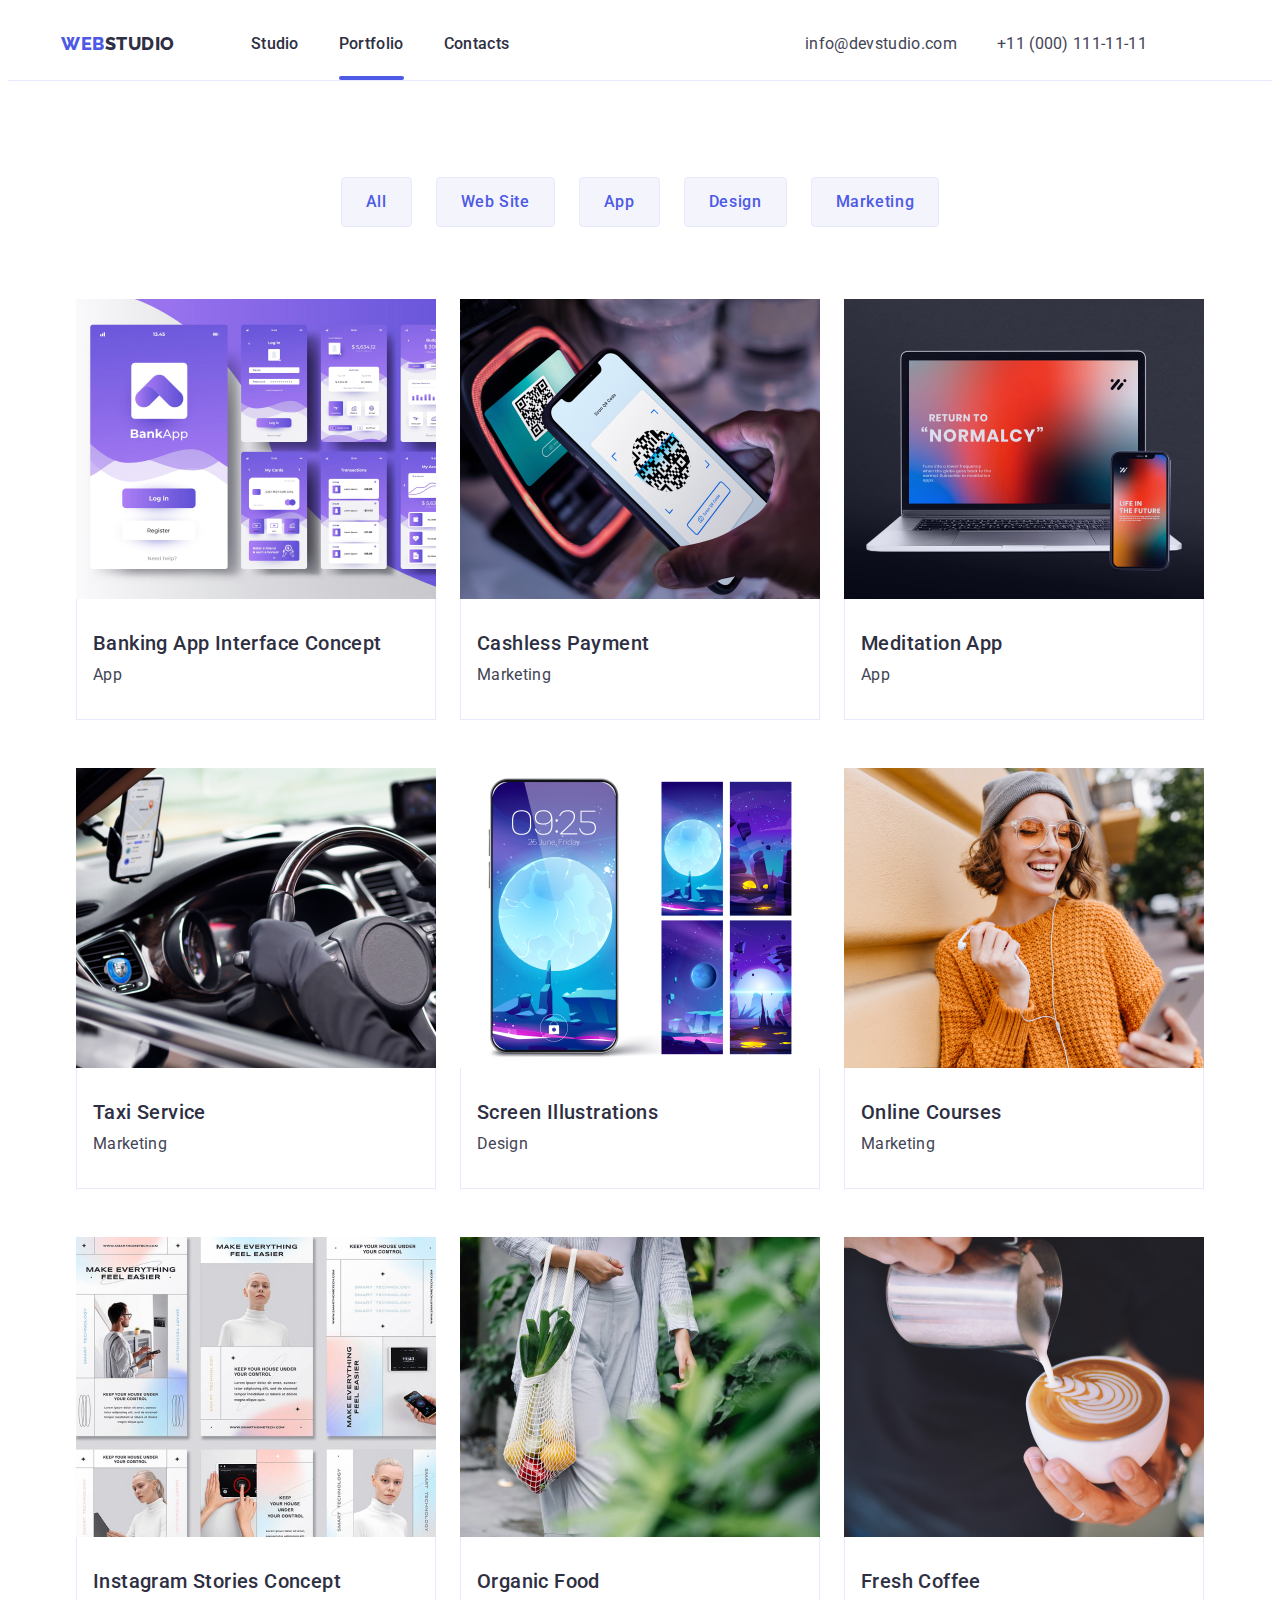
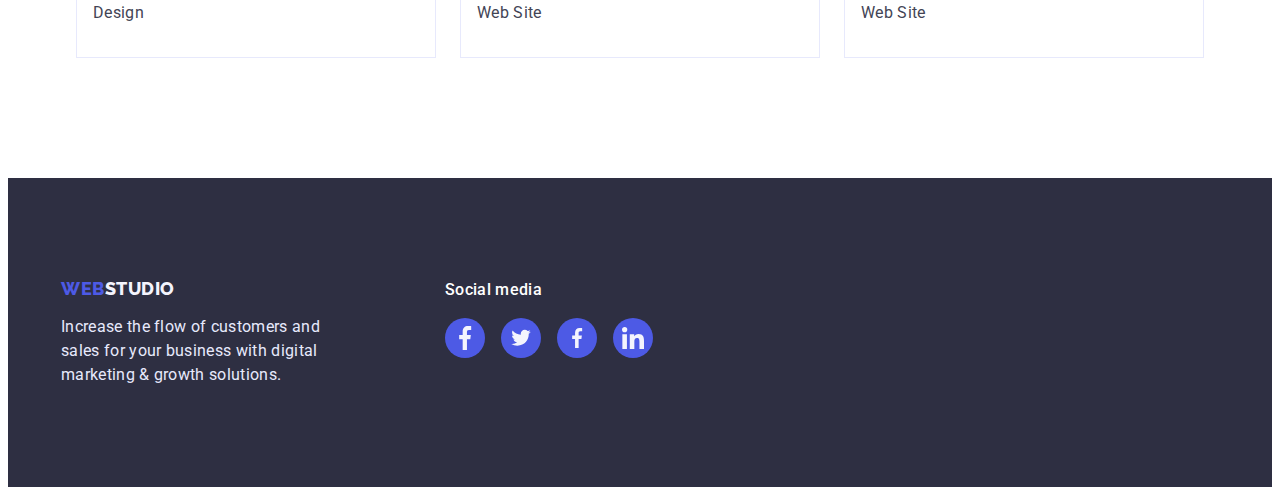
<file: portfolio.html>
<!DOCTYPE html>
<html lang="en">
  <head>
    <meta charset="UTF-8" />
    <meta http-equiv="X-UA-Compatible" content="IE=edge" />
    <meta name="viewport" content="width=device-width, initial-scale=1.0" />
    <title>Portfolio</title>
    <link rel="preconnect" href="https://fonts.googleapis.com" />
    <link rel="preconnect" href="https://fonts.gstatic.com" crossorigin />
    <link
      href="https://fonts.googleapis.com/css2?family=Architects+Daughter&family=Montserrat:wght@500;700&family=Raleway:wght@800&family=Roboto:wght@400;500;700;900&display=swap"
      rel="stylesheet"
    />
    <link
      rel="stylesheet"
      href="https://cdnjs.cloudflare.com/ajax/libs/modern-normalize/1.1.0/modern-normalize.min.css"
      integrity="sha512-wpPYUAdjBVSE4KJnH1VR1HeZfpl1ub8YT/NKx4PuQ5NmX2tKuGu6U/JRp5y+Y8XG2tV+wKQpNHVUX03MfMFn9Q=="
      crossorigin="anonymous"
      referrerpolicy="no-referrer"
    />
    <link rel="stylesheet" href="./css/styles.css" />
  </head>
  <body>
    <!-- Шапка сторінки -->
    <header class="header">
      <div class="container header-container">
        <nav class="header-nav">
          <a class="link accent" href="./index.html">Web<span class="link logo">Studio</span></a>
          <ul class="header-list list">
            <li class="header-list link">
              <a class="header-link link" href="./index.html">Studio</a>
            </li>
            <li class="header-list link">
              <a class="header-link accent-header-class link" href="./portfolio.html">Portfolio</a>
            </li>
            <li class="header-list link">
              <a class="header-link link" href="">Contacts</a>
            </li>
          </ul>
        </nav>
    
        <address class="address">
          <ul class="address-list list">
            <li class="address-item"><a class="address-link link" href="mailto:info@devstudio.com">info@devstudio.com</a>
            </li>
            <li class="address-item"><a class="address-link link" href="tel:+110001111111">+11 (000) 111-11-11</a></li>
          </ul>
        </address>
      </div>
    </header>

    <!--Main content  -->
    <main>
      <!-- sections -->
      <section class="portfolio">
        <div class="container">
        <h1 class="hidden-title">Portfolio</h1>
        <ul class="link list container-portfolio">
          <li><button type="button" class="button">All</button></li>
          <li><button type="button" class="button">Web Site</button></li>
          <li><button type="button" class="button">App</button></li>
          <li><button type="button" class="button">Design</button></li>
          <li><button type="button" class="button">Marketing</button></li>
        </ul>

        <ul class="offers list">
          <li class="offers-item link">
            <a class="link offers-tab" href="">
            <div class="overlay-img">
              <img
                src="./images/banking_app.jpg"
                alt="banking app"
                width="360"
              />
              <div class="overlay">
                <p class="overlay-text">
                  14 Stylish and User-Friendly App Design Concepts · Task Manager App · Calorie Tracker App · Exotic Fruit Ecommerce App ·
                  Cloud Storage App
                </p>
                </div>
            </div>
              <div class="portfolio-div">
              <h2 class="offers-title">Banking App Interface Concept</h2>
              <p class="offers-link">App</p>
              </div>
            </a>
          </li>
          <li class="offers-item link">
            <a class="link offers-tab" href="">
              <div class="overlay-img">
              <img
                src="./images/cashless.jpg"
                alt="Cashless Payment"
                width="360"
              />
              <div class="overlay">
                <p class="overlay-text">
                  14 Stylish and User-Friendly App Design Concepts · Task Manager App · Calorie Tracker App · Exotic Fruit Ecommerce App
                  ·
                  Cloud Storage App
                </p>
              </div>
              </div>
              <div class="portfolio-div">
              <h2 class="offers-title">Cashless Payment</h2>
              <p class="offers-link">Marketing</p>
              </div>
            </a>
          </li>
          <li class="offers-item link">
            <a class="link offers-tab" href="">
              <div class="overlay-img">
              <img
                src="./images/meditation_app.jpg"
                alt="Meditaion App"
                width="360"
              />
              <div class="overlay">
                <p class="overlay-text">
                  14 Stylish and User-Friendly App Design Concepts · Task Manager App · Calorie Tracker App · Exotic Fruit Ecommerce
                  App
                  ·
                  Cloud Storage App
                </p>
              </div>
              </div>
              <div class="portfolio-div">
              <h2 class="offers-title">Meditation App</h2>
              <p class="offers-link">App</p>
              </div>
              </a>
          </li>
          <li class="offers-item link">
            <a class="link offers-tab" href="">
              <div class="overlay-img">
                <img src="./images/taxi.jpg" alt="Taxi Service" width="360" />
              <div class="overlay">
                <p class="overlay-text">
                  14 Stylish and User-Friendly App Design Concepts · Task Manager App · Calorie Tracker App · Exotic Fruit Ecommerce
                  App
                  ·
                  Cloud Storage App
                </p>
              </div>
              </div>
              <div class="portfolio-div">
              <h2 class="offers-title">Taxi Service</h2>
              <p class="offers-link">Marketing</p>
              </div>
            </a>
          </li>
          <li class="offers-item link">
            <a class="link offers-tab" href="">
              <div class="overlay-img">
              <img
                src="./images/screen.jpg"
                alt="Screen Illustrations"
                width="360"
              />
              <div class="overlay">
                <p class="overlay-text">
                  14 Stylish and User-Friendly App Design Concepts · Task Manager App · Calorie Tracker App · Exotic Fruit Ecommerce
                  App
                  ·
                  Cloud Storage App
                </p>
              </div>
              </div>
              <div class="portfolio-div">
              <h2 class="offers-title">Screen Illustrations</h2>
              <p class="offers-link">Design</p>
              </div>
            </a>
          </li>
          <li class="offers-item link">
            <a class="link offers-tab" href="">
              <div class="overlay-img">
              <img src="./images/online.jpg" alt="Online Courses" width="360" />
              <div class="overlay">
                <p class="overlay-text">
                  14 Stylish and User-Friendly App Design Concepts · Task Manager App · Calorie Tracker App · Exotic Fruit Ecommerce
                  App
                  ·
                  Cloud Storage App
                </p>
              </div>
            </div>
              <div class="portfolio-div">
              <h2 class="offers-title">Online Courses</h2>
              <p class="offers-link">Marketing</p>
              </div>
            </a>
          </li>
          <li class="products-item link">
            <a class="link offers-tab" href="">
              <div class="overlay-img">
              <img
                src="./images/instagram.jpg"
                alt="Instagram Stories Concept"
                width="360"
              />
              <div class="overlay">
                <p class="overlay-text">
                  14 Stylish and User-Friendly App Design Concepts · Task Manager App · Calorie Tracker App · Exotic Fruit Ecommerce
                  App
                  ·
                  Cloud Storage App
                </p>
              </div>
              </div>
              <div class="portfolio-div">
              <h2 class="offers-title">Instagram Stories Concept</h2>
              <p class="offers-link">Design</p>
              </div>
              </a>
          </li>
          <li class="products-item link">
            <a class="link offers-tab" href="">
                <div class="overlay-img">
              <img src="./images/organic.jpg" alt="Organic Food" width="360" />
              <div class="overlay">
                <p class="overlay-text">
                  14 Stylish and User-Friendly App Design Concepts · Task Manager App · Calorie Tracker App · Exotic Fruit Ecommerce
                  App
                  ·
                  Cloud Storage App
                </p>
              </div>
            </div>
              <div class="portfolio-div">
              <h2 class="offers-title">Organic Food</h2>
              <p class="offers-link">Web Site</p>
              </div>
            </a>
          </li>
          <li class="products-item link">
            <a class="link offers-tab" href="">
              <div class="overlay-img">
              <img src="./images/fresh.jpg" alt="Fresh Coffee" width="360" />
              <div class="overlay">
                <p class="overlay-text">
                  14 Stylish and User-Friendly App Design Concepts · Task Manager App · Calorie Tracker App · Exotic Fruit Ecommerce
                  App
                  ·
                  Cloud Storage App
                </p>
              </div>
            </div>
              <div class="portfolio-div">
              <h2 class="offers-title">Fresh Coffee</h2>
              <p class="offers-link">Web Site</p>
              </div>
            </a>
          </li>
        </ul>
        </div>
      </section>
    </main>

    <!-- Footer -->

  <footer class="footer">
    <div class="container container-footer-icon">
      <div class="footer-container">
        <a href="./index.html" class="footer-logo link">Web<span class="web-logo link">Studio</span></a>
        <p class="footer-text">
          Increase the flow of customers and sales for your business with
          digital marketing & growth solutions.
        </p>
      </div>
      <div class="footer-container container-footer-new">
        <h3 class="footer-media-title">Social media</h3>
        <ul class="footer-list-icon list">
          <li class="footer-item-icon item">
            <a class="footer-link-icon link" href="#">
              <svg class="footer-svg" width="24px" height="24px">
                <use href="./images/icons/symbol-defs11.svg#icon-facebook"></use>
              </svg>
            </a>
          </li>
          <li class="footer-item-icon item">
            <a class="footer-link-icon link" href="#">
              <svg class="footer-svg" width="24px" height="19.5px">
                <use href="./images/icons/symbol-defs11.svg#icon-twitter"></use>
              </svg>
            </a>
          </li>
          <li class="footer-item-icon item">
            <a class="footer-link-icon link" href="#">
              <svg class="footer-svg" width="20px" height="24px">
                <use href="./images/icons/symbol-defs11.svg#icon-facebook"></use>
              </svg>
            </a>
          </li>
          <li class="footer-item-icon item">
            <a class="footer-link-icon link" href="#">
              <svg class="foo-svg" width="24px" height="22px">
                <use href="./images/icons/symbol-defs11.svg#icon-linkedin""></use>
                  </svg> 
              </a>
            </li>
          </ul>
          </div>
        </div>
      </footer>
    </div>
  </body>
</html>
</file>
<file: css/styles.css>
/* 
html{
    box-sizing: border-box;
}
/*  */
*/ p,
h1,
h2,
h3,
h4,
h6 {
  margin: 0;
}
ul {
  padding-left: 0;
  margin: 0;
}
:root {
  --primary-text-color: #2e2f42;
  --title-text-color: #434455;
  --accent-color: #4d5ae5;
  --accent-color-hero: #ffffff;
  --footer-text-color: #e7e9fc;
  --footer-logo-text: #f4f4fd;
  --button-color-hover: #404bbf;
  --transition-dur-time: 250ms cubic-bezier(0.4, 0, 0.2, 1);
}
body {
  font-family: "Roboto", sans-serif;
  background: #ffffff;
  font-style: normal;
  font-weight: 400;
  color: var(--title-text-color);
}

.container {
  width: 1158px;
  padding-left: 15px;
  padding-right: 15px;
  margin: 0 auto;
}

.header-container {
  display: flex;
  align-items: center;
}

img {
  display: block;
  height: auto;
}

.header {
  border-bottom: 1px solid #e7e9fc;
  padding-top: 24px;
    padding-bottom: 24px;
  
}
.header-nav {
  display: flex;
  align-items: center;
  margin-right: auto;
}

.header-list {
  display: flex;
  align-items: center;
  gap: 40px;
}

.accent {
  font-family: "Raleway", sans-serif;
  color: var(--accent-color);
  font-weight: 800;
  font-size: 18px;
  line-height: 1.17;
  letter-spacing: 0.03em;
  text-transform: uppercase;
  margin-right: 76px;
}

.list {
  list-style: none;
}

.logo {
  font-family: "Raleway", sans-serif;
  font-weight: 800;
  font-size: 18px;
  line-height: 1.17;
  letter-spacing: 0.03em;
  text-transform: uppercase;
  color: var(--primary-text-color);
}


/* header A */
.header-link {
  color: var(--primary-text-color);
  font-size: 16px;
  line-height: 1.5;
  letter-spacing: 0.02em;
  text-decoration: none;
  font-weight: 500;
  position: relative;
  transition: color var(--transition-dur-time);
  display: block;
  
}
.header-link:hover,
.header-link:active,
.header-link:focus {
  color: #404bbf;
  
}

.accent-header-class::after{
  content: '';
  position: absolute;
  width: 100%;
  height: 4px;
  background: #4D5AE5;
  border-radius: 2px;
  left: 0px;
  top: 44px;
  transition: color var(--transition-dur-time);
  color: var(--button-color-hover);
  
}
.accent-header-class:visited{
  color: var(--button-color-hover);
}


.address {
  font-style: normal;
}
.address-list {
  display: flex;
  justify-content: space-between;
  gap: 40px;
  padding-right: 72px;
}

.address-item {
}

/* address A */
.address-link {
  color: var(--title-text-color);
  font-size: 16px;
  line-height: 1.5;
  letter-spacing: 0.02em;
  padding-top: 24px;
  padding-bottom: 24px;
  transition: color var(--transition-dur-time);
}

.address-link:hover,
.address-link:active,
.address-link:focus {
  color: #404bbf;
}

/* sections */

.hero {
  padding-top:188px;
  padding-bottom: 188px;
  max-width: 1440px;
  margin-left: auto;
  margin-right: auto;
  background-color: var(--primary-text-color);
  background-image:linear-gradient(rgba(46, 47, 66, 0.7), rgba(46, 47, 66, 0.7)), url(../images/people-office.jpg);
  background-size: cover;
  background-position: center;
  background-repeat: no-repeat;
  
}

.hero-title {
  color: var(--accent-color-hero);
  font-weight: 700;
  font-size: 56px;
  line-height: 1.07;
  text-align: center;
  letter-spacing: 0.02em;
  margin: 0 auto;
  width: 500px;
  

}
button {
  cursor: pointer;
  display: block;
  margin: 0 auto;
}

.hero-button {
  color: var(--accent-color-hero);
  background-color: var(--accent-color);
  box-shadow: 0px 4px 4px rgba(0, 0, 0, 0.15);
  border-radius: 4px;
  cursor: pointer;
  font-family: "Roboto", sans-serif;
  font-weight: 500;
  font-size: 16px;
  line-height: 1.5;
  letter-spacing: 0.04em;
  min-width: 105px;
  min-height: 24px;
  margin-top: 48px;
  border: none;
  padding: 16px 32px 16px 32px;
  transition: background-color var(--transition-dur-time)
}
.hero-button:active,
.hero-button:hover,
.hero-button:focus {
  background-color: var(--button-color-hover);
}

/* Section */

.none {
  font-size: 0;
}
.container-list {
  display: flex;
  gap: 24px;
}
.list-section {
  padding-top: 120px;
}
.title-section {
  color: var(--primary-text-color);
  font-weight: 500;
  font-size: 20px;
  line-height: 1.2;
  letter-spacing: 0.02em;
  margin-bottom: 8px;
  height: auto;
  margin-top:8px ;
 
}


/* Section */

.section-list {
  font-size: 16px;
  line-height: 1.5;
  letter-spacing: 0.02em;
  color: var(--title-text-color);
  margin: 0 auto;
  width: 264px;
  
}
/* icon 1 section */
.list-item-icon::before{
  display: block;
  content: "";
  height: 120px;
  background-repeat: no-repeat;
  background-position: center;
  background-color: #F4F4FD;
  border-radius: 4px;
  
}

.list-item-icon:nth-child(1)::before{
  background-image: url(../images/icons/antenna.svg);
}
.list-item-icon:nth-child(2)::before {
  background-image: url(../images/icons/clock.svg);
}
.list-item-icon:nth-child(3)::before {
  background-image: url(../images/icons/diagram.svg);
}
.list-item-icon:nth-child(4)::before {
  background-image: url(../images/icons/astronaut.svg);
}
/* work */

.work-section {
  padding-top: 120px;
  padding-bottom: 120px;
 
}
.work-title {
  color: var(--primary-text-color);
  font-weight: 700;
  font-size: 36px;
  line-height: 1.11;
  text-align: center;
  letter-spacing: 0.02em;
  text-transform: capitalize;
  margin: 0 auto;
  margin-bottom: 72px;
}

.about-list {
  list-style: none;
  display: flex;
  gap: 24px;

}

.about-item {
  box-sizing: border-box;
  max-width: 360px;
  max-height: 300px;
  background: linear-gradient(
      0deg,
      rgba(77, 90, 229, 0.1),
      rgba(77, 90, 229, 0.1)
    ),
    url(2368);
  background-blend-mode: soft-light, normal;
  border: 1px solid #e7e9fc;
  display: block;
  height: auto;
}

/* our team */

.team-section {
  background: #f4f4fd;
  padding-top: 120px;
  height: auto;
  padding-bottom: 120px;
  
  
}
.team-text-flex{
  background: #FFFFFF;
  padding: 32px 15px 32px 15px;
  border-radius: 0px 0px 4px 4px;
  box-shadow: 0px 1px 6px rgba(46, 47, 66, 0.08), 0px 1px 1px rgba(46, 47, 66, 0.16), 0px 2px 1px rgba(46, 47, 66, 0.08);
}

.team-title {
  font-weight: 700;
  font-size: 36px;
  line-height: 1.11;
  text-align: center;
  letter-spacing: 0.02em;
  text-transform: capitalize;
  color: var(--primary-text-color);
  margin: 0 auto;
  margin-bottom: 72px;
}

.team-list {
  display: flex;
  gap: 24px;
  justify-content: center;
}

.team-item {
  list-style: none;
}

.name-title {
  font-weight: 500;
  font-size: 20px;
  line-height: 1.2;
  text-align: center;
  letter-spacing: 0.02em;
  color: var(--primary-text-color);
  margin-top: 0;
  margin-bottom: 8px;
}

.team-text {
  font-size: 16px;
  line-height: 1.5;
  text-align: center;
  letter-spacing: 0.02em;
  color: var(--title-text-color);
  margin-top: 0;
  margin-bottom: 8px;
}

.foto-list {
  display: block;
  box-shadow: 0px 1px 6px rgba(46, 47, 66, 0.08), 0px 1px 1px rgba(46, 47, 66, 0.16), 0px 2px 1px rgba(46, 47, 66, 0.08);
}

.team-list-icon{
  display: flex;
  gap: 24px;
  justify-content: center;
}

.team-link-icon{
  width: 40px;
  height: 40px;
  border-radius: 50%;
  background-color: #4D5AE5;
  align-items: center;
  justify-content: center;
  display: flex;
  transition: background-color var(--transition-dur-time);
}
.teams-svg{
  fill: #F4F4FD;
}

.team-link-icon:hover,
.team-link-icon:active{
  background-color: #404BBF;
}



/* Customers */

.customers {
  padding-top: 120px;
  padding-bottom: 120px;
}

.client-list {
  display: flex;
  justify-content: center;
  gap: 24px;
  align-items: center;
  

}

.client-title {
  font-weight: 700;
  font-size: 36px;
  line-height: 1.11;
  text-align: center;
  letter-spacing: 0.02em;
  text-transform: capitalize;
  color: var(--primary-text-color);
  margin: 0 0 72px 0;
  
}
.client-link{
   width: 168px;
    height: 88px;
    display: flex;
    justify-content: center;
    align-items: center;
    border-radius: 4px;
    border: 1px solid #8E8F99;
    color: #8E8F99;
    transition: border-color var(--transition-dur-time), color var(--transition-dur-time);
    
}
 .clients-svg {
  fill: currentColor;
}
.client-link:hover,
.client-link:focus {
  border-color: #404BBF;
  color: #404BBF;
}





/* Footer */

.footer {
  background: #2e2f42;
  padding-bottom: 100px;
  padding-top: 100px;
  margin: 0 auto;
  display: flex;
}

.footer-logo {
  font-family: "Raleway", sans-serif;
  font-style: normal;
  font-weight: 800;
  font-size: 18px;
  line-height: 1.17;
  display: flex;
  align-items: center;
  letter-spacing: 0.03em;
  text-transform: uppercase;
  color: var(--accent-color);
}
.web-logo {
  color: var(--footer-logo-text);
  font-family: "Raleway", sans-serif;
  font-weight: 800;
  font-size: 18px;
  line-height: 1.17;
  text-transform: uppercase;
}
.footer-text {
  color: var(--footer-text-color);
  font-size: 16px;
  line-height: 1.5;
  letter-spacing: 0.02em;
  width: 264px;
  margin-bottom: 0; 
}
.footer-container{
}
.container-footer-new{
  margin-left: 120px;
}

.container-footer-icon{ 
  display: flex;
}
.footer-media-title{
  font-weight: 500;
  font-size: 16px;
  line-height: 1.5;
  letter-spacing: 0.02em;
  color: #FFFFFF;
  margin: 0;
}
.footer-list-icon{
  display: flex;
  justify-content: center;
  gap: 16px;
  border: none;
  margin-top: 16px;
 
  
}
.footer-link-icon{
  width: 40px;
  height: 40px;
  border-radius: 50%;
  background-color:var(--accent-color);
  display: flex;
  justify-content: center;
  align-items: center;
  transition: background-color var(--transition-dur-time);
  
}

.footer-link-icon:hover,
.footer-link-icon:focus{
  background-color: #31D0AA;
}


/* Portfolio LIST */
.container-portfolio {
  display: flex;
  gap: 24px;
  justify-content: center;
  margin-bottom: 72px;
}
.portfolio{
  padding-top: 96px;
}
.hidden-title{
  position: absolute;
    width: 1px;
    height: 1px;
    margin: -1px;
    border: 0;
    padding: 0;
    white-space: nowrap;
    clip-path: inset(100%);
    clip: rect(0 0 0 0);
    overflow: hidden;
}
.button {
  padding: 12px 24px 12px 24px;
  background: #f4f4fd;
  border: 1px solid #e7e9fc;
  border-radius: 4px;
  color: var(--accent-color);
  font-family: "Roboto", sans-serif;
  font-weight: 500;
  font-size: 16px;
  line-height: 1.5;
  letter-spacing: 0.04em;
  color: var(--accent-color);
  cursor: pointer;
  transition: background-color var(--transition-dur-time), color var(--transition-dur-time) , border-color var(--transition-dur-time);

}

.button:hover {
  color: var(--accent-color-hero);
  box-shadow: 0px 3px 1px rgba(0, 0, 0, 0.1), 0px 2px 1px rgba(0, 0, 0, 0.08),
    0px 2px 2px rgba(0, 0, 0, 0.12);
  border-color: #404bbf;
  background-color:#404bbf;
}
.button:focus {
  color: var(--accent-color-hero);
  border-color: #404bbf;
  box-shadow: 0px 3px 1px rgba(0, 0, 0, 0.1), 0px 2px 1px rgba(0, 0, 0, 0.08),
    0px 2px 2px rgba(0, 0, 0, 0.12);
  background-color:#404bbf;
  border-color: #404bbf;
}
.button:active {
  color: var(--accent-color-hero);
 border-color: #404bbf;
  box-shadow: 0px 3px 1px rgba(0, 0, 0, 0.1), 0px 2px 1px rgba(0, 0, 0, 0.08),
    0px 2px 2px rgba(0, 0, 0, 0.12);
  background:#404bbf;
}
/* Offers */

.portfolio-div{
  background: #ffffff;
  border:  1px solid #e7e9fc;
  border-top: 0;
  padding: 32px 16px;

  
}
.offers {
  list-style: none;
  display: flex;
  flex-wrap: wrap;
  gap: 48px 24px;
  justify-content: center;
  
}

.offers-item:hover,
.offers-item:active{
    box-shadow: 0px 1px 6px rgba(46, 47, 66, 0.08), 0px 1px 1px rgba(46, 47, 66, 0.16), 0px 2px 1px rgba(46, 47, 66, 0.08);

}



.offers-title {
  font-weight: 500;
  font-size: 20px;
  line-height: 1.2;
  letter-spacing: 0.02em;
  color: var(--primary-text-color);
  margin-top: 0;
  margin-bottom:8px ;
}
.offers-link {
  font-size: 16px;
  line-height: 1.5;
  letter-spacing: 0.02em;
  color: var(--title-text-color);
  margin-bottom: 0;
  margin: 0;

}
.portfolio{
  padding-bottom: 120px;
}
/* products portfolio */
.products {
  list-style: none;
}
.products-item:hover {
  box-shadow: 0px 1px 6px rgba(46, 47, 66, 0.08), 0px 1px 1px rgba(46, 47, 66, 0.16), 0px 2px 1px rgba(46, 47, 66, 0.08);
  
}
.link {
  text-decoration: none;
}


/* Overley */

.overlay-img{
  position: relative;
  overflow: hidden;
}
.overlay-text{
  font-weight: 400;
    font-size: 16px;
    line-height: 1.5;
    letter-spacing: 0.02em;
    color: var(--footer-logo-text);
    padding-top: 40px;
    padding-right: 32px;
    padding-left: 32px;
}
.overlay{
  position: absolute;
  left: 0;
  top: 0;
  width: 100%;
  height: 100%;
  transform: translate(0, 100%);
  transition: transform var(--transition-dur-time);
  background-color: #4D5AE5;
}
.offers-tab:hover .overlay {
  transform: translate(0, 0);
}

.offers-tab:focus .overlay {
  transform: translate(0, 0);
}
.offers-tab:active .overlay {
  transform: translate(0, 0);
}



/* MODAL WINDOW */

.backdrop {
  position: fixed;
  top: 0;
  left: 0;
  width: 100%;
  height: 100%;
  opacity: 1;
  background: rgba(46, 47, 66, 0.4);
  transition: background-color 250ms cubic-bezier(0.4, 0, 0.2, 1);
}

.backdrop.is-hidden {
  opacity: 0;
  visibility: hidden;
  pointer-events: none;
}
.modal {
  position: absolute;
  top: 50%;
  left: 50%;
  transform: translate(-50%, -50%) scale(1) rotate(1turn);
  transition: transform var(--transition-dur-time);
  width: 408px;
  height: 576px;
  background: #FCFCFC;
  box-shadow: 0px 1px 1px rgba(0, 0, 0, 0.14), 0px 1px 3px rgba(0, 0, 0, 0.12), 0px 2px 1px rgba(0, 0, 0, 0.2);
  border-radius: 4px;
}

.backdrop.is-hidden .modal {
  transform: translate(-50%, -50%) scale(0);
}

.modal-close-btn {
  position: absolute;
  top: 24px;
  right: 24px;
  display: flex;
  justify-content: center;
  align-items: center;
  width: 24px;
  height: 24px;
  padding: 8px;
  background: #E7E9FC;
  border: 1px solid rgba(0, 0, 0, 0.1);
  border-radius: 50%;
  transition: background-color var(--transition-dur-time) , color var(--transition-dur-time);
  
}

.modal-close-btn:hover,
.modal-close-btn:focus {
  border-color: var(--primary-text-color);
  background:var(--button-color-hover)
  
}

.modal-close-btn-icon {
  fill: #2E2F42;
  

  
}

.modal-close-btn:hover .modal-close-btn-icon,
.modal-close-btn:focus .modal-close-btn-icon {
  fill: #FFFFFF;
  
}
</file>
